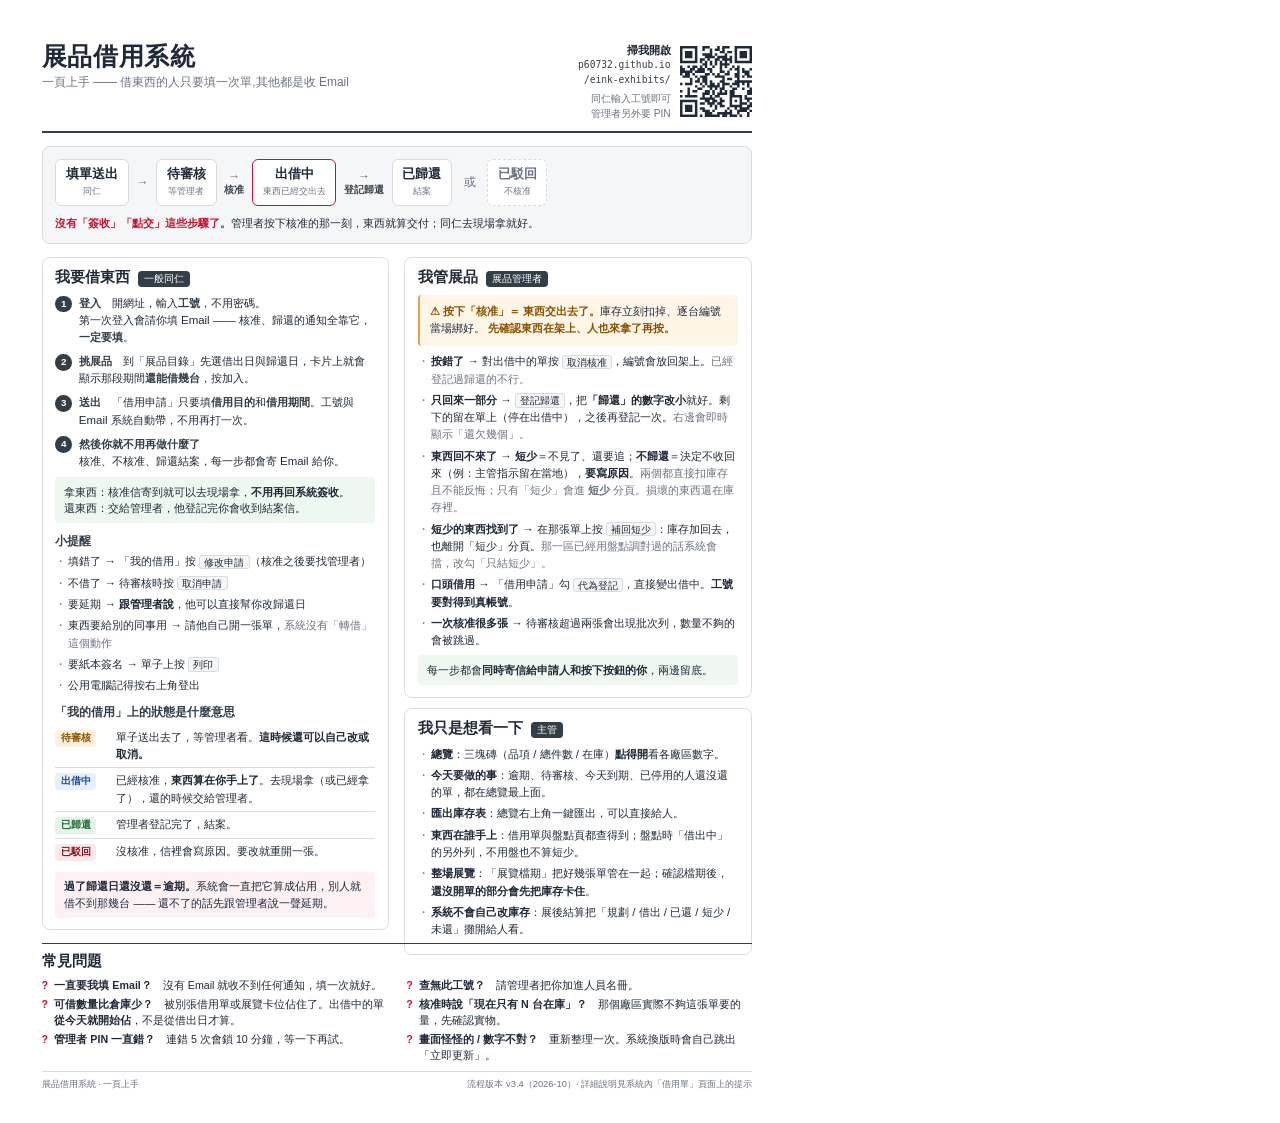
<file: docs/一頁上手.html>
<!--
  【文件】docs/一頁上手.html — 印出來貼牆上的一頁 A4 使用說明(三種對象:同仁 / 管理者 / 主管)
  輸出:docs/一頁上手.pdf
  怎麼重新產生(需要 playwright 的 chromium,只跑得動在雲端沙箱):
    node -e "const{chromium}=require('playwright');(async()=>{const b=await chromium.launch({executablePath:'/opt/pw-browsers/chromium'});const p=await b.newPage();await p.goto('file://'+process.cwd()+'/docs/一頁上手.html',{waitUntil:'networkidle'});await p.pdf({path:'docs/一頁上手.pdf',format:'A4',printBackground:true,margin:{top:'0',right:'0',bottom:'0',left:'0'}});await b.close()})()"
  ⚠️ 流程一改就要回來改這張 —— 過時的說明比沒有說明更糟,使用者會照著去找一顆不存在的按鈕。
  ⚠️ 版面是「剛好一頁」排出來的(.sheet 高度就是 297mm),加東西就要拿掉等量的東西,
     改完一定要重新產生 PDF 並確認頁數還是 1。
-->
<!doctype html>
<html lang="zh-Hant"><head><meta charset="utf-8"><title>展品借用系統 一頁上手</title>
<style>
  @page { size: A4; margin: 0; }
  :root{
    --ink:#1f2937; --muted:#6b7280; --line:#d8dce0; --red:#C8102E; --slate:#333F48;
    --wash:#f5f6f8; --warn:#fff6e8; --warnline:#e9a23b; --ok:#eef7f0;
  }
  *{ box-sizing:border-box; margin:0; padding:0 }
  body{
    font-family:"Noto Sans CJK TC","Noto Sans TC",sans-serif; color:var(--ink);
    font-size:8.6pt; line-height:1.5; -webkit-print-color-adjust:exact; print-color-adjust:exact;
  }
  .sheet{ width:210mm; height:297mm; padding:11mm 11mm 8mm; display:flex; flex-direction:column; gap:3.4mm }

  /* ---------- 抬頭 ---------- */
  .top{ display:flex; align-items:flex-start; gap:6mm; border-bottom:2.2pt solid var(--slate); padding-bottom:2.6mm }
  .top h1{ font-size:19pt; letter-spacing:.5pt; line-height:1.15 }
  .top h1 small{ display:block; font-size:9pt; font-weight:400; color:var(--muted); letter-spacing:0; margin-top:1.4mm }
  .top .sp{ flex:1 }
  .qr{ display:flex; align-items:center; gap:2.6mm }
  .qr svg{ width:19mm; height:19mm; display:block }
  .qr .u{ text-align:right; font-size:7.6pt; line-height:1.45 }
  .qr .u b{ display:block; font-size:8.6pt }
  .qr .u code{ font-family:"DejaVu Sans Mono",monospace; font-size:7.2pt; color:var(--slate) }

  /* ---------- 流程條 ---------- */
  .flow{ background:var(--wash); border:.6pt solid var(--line); border-radius:2mm; padding:3mm 3.4mm }
  .steps{ display:flex; align-items:center; gap:2mm; flex-wrap:nowrap }
  .st{ background:#fff; border:.8pt solid var(--line); border-radius:1.6mm; padding:1.6mm 2.6mm; text-align:center; white-space:nowrap }
  .st b{ display:block; font-size:9.6pt; line-height:1.25 }
  .st span{ font-size:7pt; color:var(--muted) }
  .st.now{ border-color:var(--red); border-width:1.2pt }
  .ar{ color:var(--muted); font-size:9pt; white-space:nowrap; text-align:center; line-height:1.25 }
  .ar b{ display:block; font-size:7.2pt; color:var(--slate) }
  .st.off{ background:#fff; border-style:dashed; color:var(--muted) }
  .flownote{ margin-top:2.4mm; font-size:8.4pt }
  .flownote b{ color:var(--red) }

  /* ---------- 兩欄 ---------- */
  .cols{ display:flex; gap:4mm; flex:1; min-height:0 }
  .col{ flex:1; display:flex; flex-direction:column; gap:2.6mm }
  .card{ border:.6pt solid var(--line); border-radius:2mm; padding:3mm 3.4mm }
  .col > .card:last-child{ flex:1 }
  h2{ font-size:11pt; line-height:1.2; display:flex; align-items:baseline; gap:2mm; margin-bottom:2mm }
  h2 .who{ font-size:7.4pt; font-weight:400; color:#fff; background:var(--slate); border-radius:1mm; padding:.6mm 1.6mm }
  h3{ font-size:9pt; margin:2.2mm 0 1mm; color:var(--slate) }
  ol{ padding-left:0; list-style:none; counter-reset:s }
  ol li{ counter-increment:s; position:relative; padding-left:6.2mm; margin-bottom:1.8mm }
  ol li::before{
    content:counter(s); position:absolute; left:0; top:.2mm; width:4.4mm; height:4.4mm; border-radius:50%;
    background:var(--slate); color:#fff; font-size:7.4pt; line-height:4.4mm; text-align:center; font-weight:700;
  }
  ol li b{ color:var(--slate) }
  ul{ list-style:none }
  ul li{ position:relative; padding-left:3.4mm; margin-bottom:1.1mm }
  ul li::before{ content:'・'; position:absolute; left:0; color:var(--muted) }
  .warn{ background:var(--warn); border-left:2.2pt solid var(--warnline); border-radius:1mm; padding:2.2mm 2.6mm; margin-bottom:2mm }
  .warn b{ color:#8a5200 }
  .tip{ background:var(--ok); border-radius:1mm; padding:1.8mm 2.4mm; margin-top:1.6mm; font-size:8.2pt }
  .stt{ border-collapse:collapse; width:100%; margin-top:.6mm }
  .stt td{ padding:1.1mm 0; vertical-align:top; border-top:.5pt solid var(--line) }
  .stt tr:first-child td{ border-top:0 }
  .stt td:first-child{ width:16mm; white-space:nowrap }
  .pill{ display:inline-block; border-radius:1mm; padding:.3mm 1.4mm; font-size:7.4pt; font-weight:700 }
  .pill.pend{ background:#fdf0dd; color:#8a5200 }
  .pill.out{ background:#e6effa; color:#1e4e8c }
  .pill.done{ background:#e7f3ea; color:#1f6b36 }
  .pill.bad2{ background:#fae8ea; color:#8e1220 }
  .k{ background:var(--wash); border:.5pt solid var(--line); border-radius:.8mm; padding:.2mm 1.1mm; font-size:7.8pt; white-space:nowrap }
  .muted{ color:var(--muted) }

  /* ---------- 常見問題 ---------- */
  .faq{ border-top:1.2pt solid var(--slate); padding-top:2.4mm }
  .faq h2{ margin-bottom:1.6mm }
  .faqgrid{ display:grid; grid-template-columns:1fr 1fr; gap:.8mm 5mm }
  .faqgrid div{ font-size:8pt; padding-left:3.4mm; position:relative }
  .faqgrid div::before{ content:'?'; position:absolute; left:0; color:var(--red); font-weight:700 }
  .foot{ margin-top:2.2mm; display:flex; font-size:7pt; color:var(--muted); border-top:.6pt solid var(--line); padding-top:1.6mm }
  .foot .sp{ flex:1 }
</style></head><body><div class="sheet">

  <div class="top">
    <div>
      <h1>展品借用系統<small>一頁上手 —— 借東西的人只要填一次單,其他都是收 Email</small></h1>
    </div>
    <div class="sp"></div>
    <div class="qr">
      <div class="u">
        <b>掃我開啟</b>
        <code>p60732.github.io<br>/eink-exhibits/</code>
        <div class="muted" style="margin-top:1.2mm">同仁輸入工號即可<br>管理者另外要 PIN</div>
      </div>
      <img src="[data-uri]" alt="網站 QR Code" style="width:19mm;height:19mm;display:block">
    </div>
  </div>

  <div class="flow">
    <div class="steps">
      <div class="st"><b>填單送出</b><span>同仁</span></div>
      <div class="ar">→</div>
      <div class="st"><b>待審核</b><span>等管理者</span></div>
      <div class="ar">→<b>核准</b></div>
      <div class="st now"><b>出借中</b><span>東西已經交出去</span></div>
      <div class="ar">→<b>登記歸還</b></div>
      <div class="st"><b>已歸還</b><span>結案</span></div>
      <div class="ar" style="padding:0 1mm">或</div>
      <div class="st off"><b>已駁回</b><span>不核准</span></div>
    </div>
    <div class="flownote"><b>沒有「簽收」「點交」這些步驟了。</b>管理者按下核准的那一刻，東西就算交付；同仁去現場拿就好。</div>
  </div>

  <div class="cols">
    <div class="col">
      <div class="card" style="flex:1">
        <h2>我要借東西 <span class="who">一般同仁</span></h2>
        <ol>
          <li><b>登入</b>　開網址，輸入<b>工號</b>，不用密碼。<br>
              第一次登入會請你填 Email —— 核准、歸還的通知全靠它，<b>一定要填</b>。</li>
          <li><b>挑展品</b>　到「展品目錄」先選借出日與歸還日，卡片上就會顯示那段期間<b>還能借幾台</b>，按加入。</li>
          <li><b>送出</b>　「借用申請」只要填<b>借用目的</b>和<b>借用期間</b>。工號與 Email 系統自動帶，不用再打一次。</li>
          <li><b>然後你就不用再做什麼了</b><br>
              核准、不核准、歸還結案，每一步都會寄 Email 給你。</li>
        </ol>
        <div class="tip">
          拿東西：核准信寄到就可以去現場拿，<b>不用再回系統簽收</b>。<br>
          還東西：交給管理者，他登記完你會收到結案信。
        </div>
        <h3>小提醒</h3>
        <ul>
          <li>填錯了 → 「我的借用」按 <span class="k">修改申請</span>（核准之後要找管理者）</li>
          <li>不借了 → 待審核時按 <span class="k">取消申請</span></li>
          <li>要延期 → <b>跟管理者說</b>，他可以直接幫你改歸還日</li>
          <li>東西要給別的同事用 → 請他自己開一張單，<span class="muted">系統沒有「轉借」這個動作</span></li>
          <li>要紙本簽名 → 單子上按 <span class="k">列印</span></li>
          <li>公用電腦記得按右上角登出</li>
        </ul>

        <h3>「我的借用」上的狀態是什麼意思</h3>
        <table class="stt">
          <tr><td><span class="pill pend">待審核</span></td><td>單子送出去了，等管理者看。<b>這時候還可以自己改或取消。</b></td></tr>
          <tr><td><span class="pill out">出借中</span></td><td>已經核准，<b>東西算在你手上了</b>。去現場拿（或已經拿了），還的時候交給管理者。</td></tr>
          <tr><td><span class="pill done">已歸還</span></td><td>管理者登記完了，結案。</td></tr>
          <tr><td><span class="pill bad2">已駁回</span></td><td>沒核准，信裡會寫原因。要改就重開一張。</td></tr>
        </table>
        <div class="tip" style="background:#fdf1f3">
          <b>過了歸還日還沒還＝逾期。</b>系統會一直把它算成佔用，別人就借不到那幾台 —— 還不了的話先跟管理者說一聲延期。
        </div>
      </div>
    </div>

    <div class="col">
      <div class="card">
        <h2>我管展品 <span class="who">展品管理者</span></h2>
        <div class="warn">
          <b>⚠ 按下「核准」＝ 東西交出去了。</b>庫存立刻扣掉、逐台編號當場綁好。
          <b>先確認東西在架上、人也來拿了再按。</b>
        </div>
        <ul>
          <li><b>按錯了</b> → 對出借中的單按 <span class="k">取消核准</span>，編號會放回架上。<span class="muted">已經登記過歸還的不行。</span></li>
          <li><b>只回來一部分</b> → <span class="k">登記歸還</span>，把<b>「歸還」的數字改小</b>就好。剩下的留在單上（停在出借中），之後再登記一次。<span class="muted">右邊會即時顯示「還欠幾個」。</span></li>
          <li><b>東西回不來了</b> → <b>短少</b>＝不見了、還要追；<b>不歸還</b>＝決定不收回來（例：主管指示留在當地），<b>要寫原因</b>。<span class="muted">兩個都直接扣庫存且不能反悔；只有「短少」會進 <b>短少</b> 分頁。損壞的東西還在庫存裡。</span></li>
          <li><b>短少的東西找到了</b> → 在那張單上按 <span class="k">補回短少</span>：庫存加回去，也離開「短少」分頁。<span class="muted">那一區已經用盤點調對過的話系統會擋，改勾「只結短少」。</span></li>
          <li><b>口頭借用</b> → 「借用申請」勾 <span class="k">代為登記</span>，直接變出借中。<b>工號要對得到真帳號</b>。</li>
          <li><b>一次核准很多張</b> → 待審核超過兩張會出現批次列，數量不夠的會被跳過。</li>
        </ul>
        <div class="tip">每一步都會<b>同時寄信給申請人和按下按鈕的你</b>，兩邊留底。</div>
      </div>

      <div class="card">
        <h2>我只是想看一下 <span class="who">主管</span></h2>
        <ul>
          <li><b>總覽</b>：三塊磚（品項 / 總件數 / 在庫）<b>點得開</b>看各廠區數字。</li>
          <li><b>今天要做的事</b>：逾期、待審核、今天到期、已停用的人還沒還的單，都在總覽最上面。</li>
          <li><b>匯出庫存表</b>：總覽右上角一鍵匯出，可以直接給人。</li>
          <li><b>東西在誰手上</b>：借用單與盤點頁都查得到；盤點時「借出中」的另外列，不用盤也不算短少。</li>
          <li><b>整場展覽</b>：「展覽檔期」把好幾張單管在一起；確認檔期後，<b>還沒開單的部分會先把庫存卡住</b>。</li>
          <li><b>系統不會自己改庫存</b>：展後結算把「規劃 / 借出 / 已還 / 短少 / 未還」攤開給人看。</li>
        </ul>
      </div>
    </div>
  </div>

  <div class="faq">
    <h2>常見問題</h2>
    <div class="faqgrid">
      <div><b>一直要我填 Email？</b>　沒有 Email 就收不到任何通知，填一次就好。</div>
      <div><b>查無此工號？</b>　請管理者把你加進人員名冊。</div>
      <div><b>可借數量比倉庫少？</b>　被別張借用單或展覽卡位佔住了。出借中的單<b>從今天就開始佔</b>，不是從借出日才算。</div>
      <div><b>核准時說「現在只有 N 台在庫」？</b>　那個廠區實際不夠這張單要的量，先確認實物。</div>
      <div><b>管理者 PIN 一直錯？</b>　連錯 5 次會鎖 10 分鐘，等一下再試。</div>
      <div><b>畫面怪怪的 / 數字不對？</b>　重新整理一次。系統換版時會自己跳出「立即更新」。</div>
    </div>
    <div class="foot">
      <span>展品借用系統 · 一頁上手</span><span class="sp"></span>
      <span>流程版本 v3.4（2026-10）· 詳細說明見系統內「借用單」頁面上的提示</span>
    </div>
  </div>

</div></body></html>
</file>
